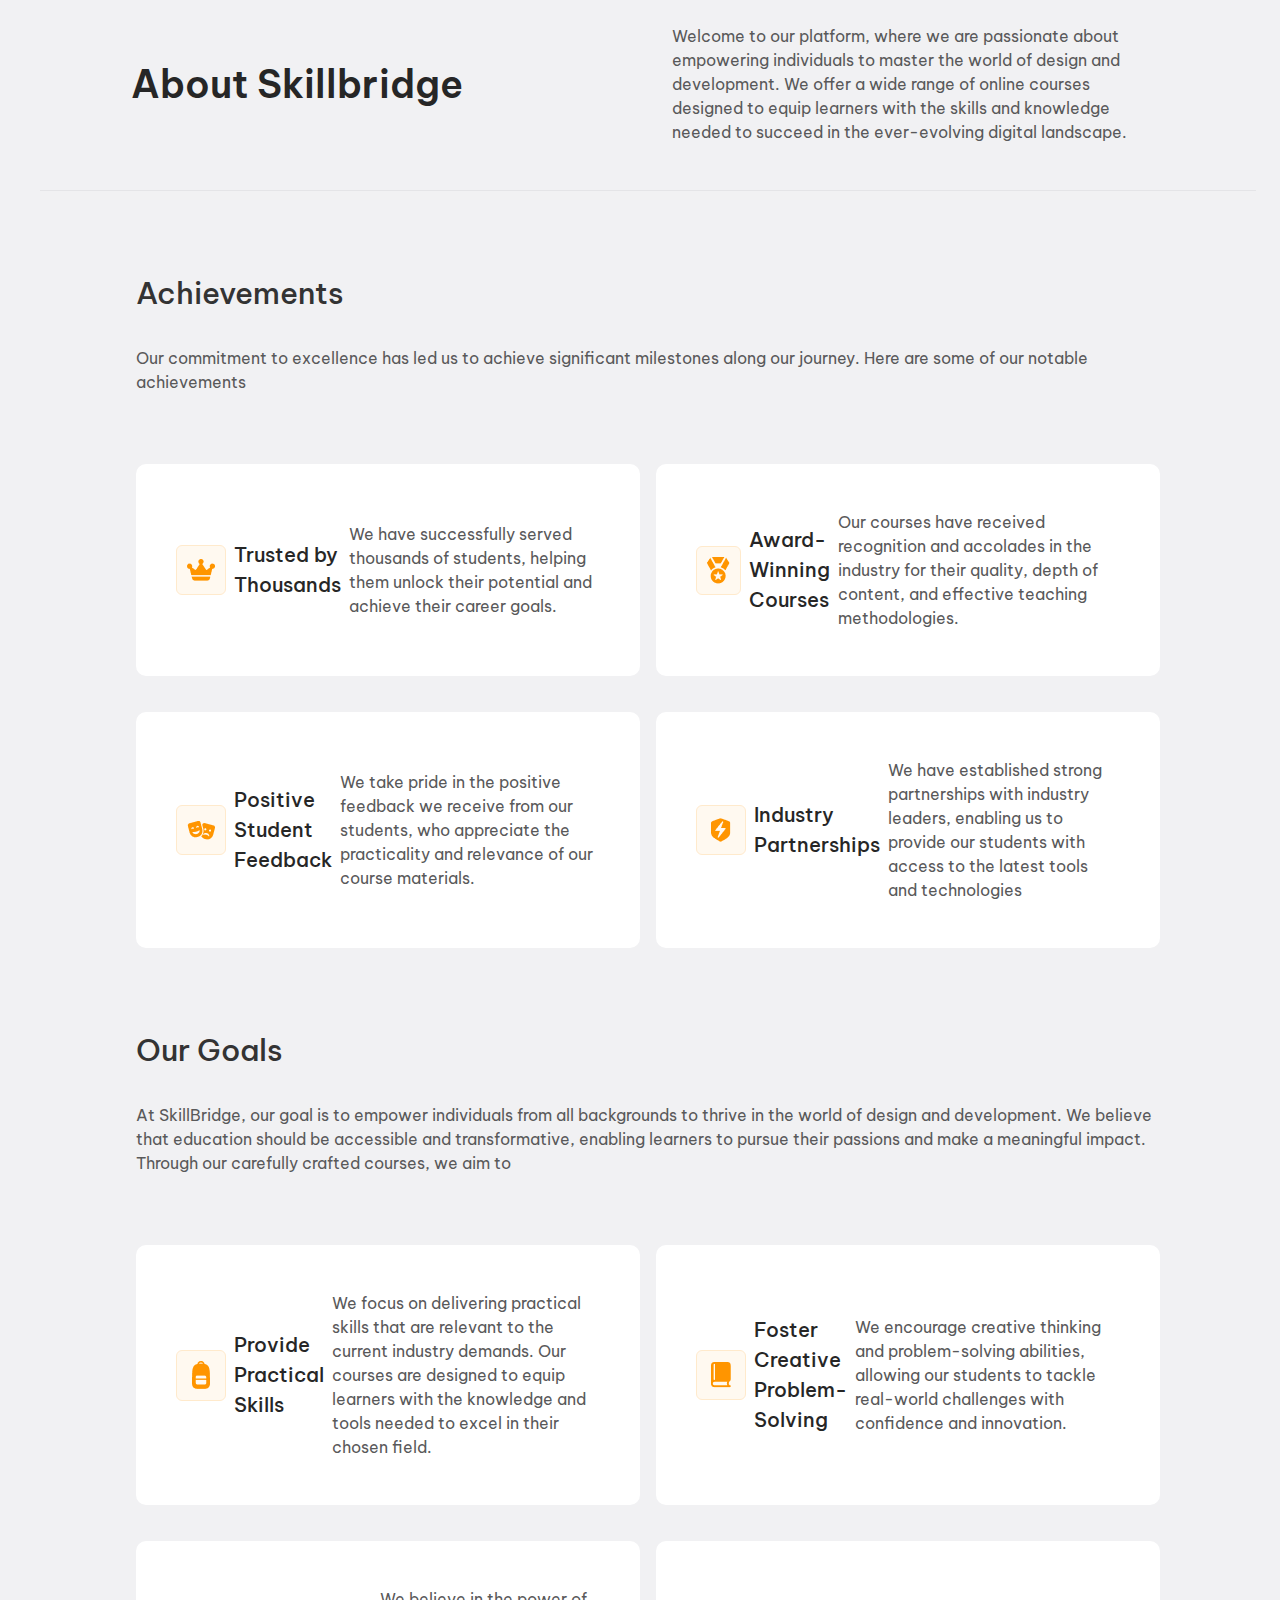
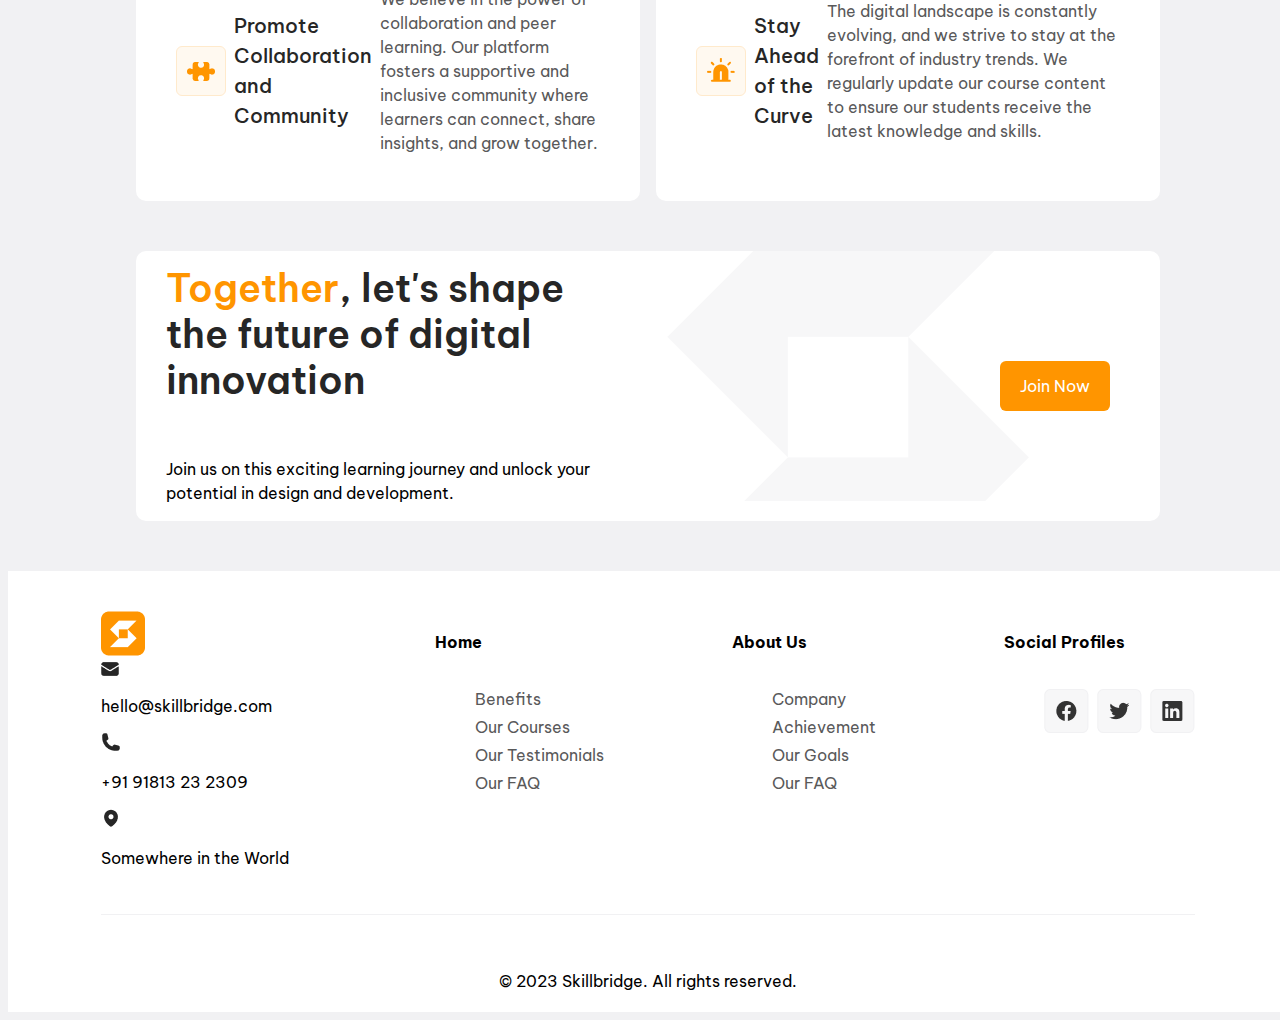
<file: pages/about.html>
<!DOCTYPE html>
<html lang="en">
<head>
     <!-- Google Font -->
     <link rel="preconnect" href="https://fonts.googleapis.com">
     <link rel="preconnect" href="https://fonts.gstatic.com" crossorigin>
     <link href="https://fonts.googleapis.com/css2?family=Be+Vietnam+Pro:wght@400;500;600;700&display=swap" rel="stylesheet">
 
     <!-- Boxicons Link -->
     <link href='https://unpkg.com/boxicons@2.1.4/css/boxicons.min.css' rel='stylesheet'>
 
     <!-- Font Awesome -->
     <link rel="stylesheet" href="https://cdnjs.cloudflare.com/ajax/libs/font-awesome/4.7.0/css/font-awesome.min.css">

    <link rel="stylesheet" href="../assets/styles/about.css">
    <meta charset="UTF-8">
    <meta name="viewport" content="width=device-width, initial-scale=1.0">
    <title>About | Skillbridge</title>
</head>
<body>
    <!-- Hero Section -->
    <section>
        <div class="hero-cont" style=" width: 95%; border-bottom: 1px solid #E4E4E7;">
            <div class="hero">
                <div class="hd-text">
                    <h2>About Skillbridge</h2>
                </div>
                <div class="sb-text">
                    <p>Welcome to our platform, where we are passionate about empowering individuals to master the world of design and development. We offer a wide range of online courses designed to equip learners with the skills and knowledge needed to succeed in the ever-evolving digital landscape.</p>
                </div>
           </div>
            </div> 
    </section>

    <!-- About Section -->
    <section>
        <div class="about">
            <div class="top">
                <h3>Achievements</h3>
                <p>Our commitment to excellence has led us to achieve significant milestones along our journey. Here are some of our notable achievements</p>
            </div>
            <div class="bottom">
                <div class="column">
                    <div class="row">
                        <div class="row1">
                            <img src="../assets/images/crown.png" alt="">
                            <p class="head">Trusted by Thousands</p>
                            <p class="sub">We have successfully served thousands of students, helping them unlock their potential and achieve their career goals.</p>
                        </div>
                        <div class="row1">
                            <img src="../assets/images/medal.fill.png" alt="">
                            <p class="head">Award-Winning Courses</p>
                            <p class="sub">Our courses have received recognition and accolades in the industry for their quality, depth of content, and effective teaching methodologies.</p>
                        </div>
                    </div>
                    <div class="row">
                        <div class="row1">
                            <img src="../assets/images/feedback.png" alt="">
                            <p class="head">Positive Student Feedback</p>
                            <p class="sub">We take pride in the positive feedback we receive from our students, who appreciate the practicality and relevance of our course materials.</p>
                        </div>
                        <div class="row1">
                            <img src="../assets/images/thunder.png" alt="">
                            <p class="head">Industry Partnerships</p>
                            <p class="sub">We have established strong partnerships with industry leaders, enabling us to provide our students with access to the latest tools and technologies</p>
                        </div>
                    </div>
                </div>
            </div>
        </div>
    </section>

    <!-- Goal Section -->
    <section>
        <div class="about goal">
            <div class="top">
                <h3>Our Goals</h3>
                <p>At SkillBridge, our goal is to empower individuals from all backgrounds to thrive in the world of design and development. We believe that education should be accessible and transformative, enabling learners to pursue their passions and make a meaningful impact.
                    Through our carefully crafted courses, we aim to</p>
            </div>
            <div class="bottom">
                <div class="column">
                    <div class="row">
                        <div class="row1">
                            <img src="../assets/images/provide.png" alt="">
                            <p class="head">Provide Practical Skills</p>
                            <p class="sub">We focus on delivering practical skills that are relevant to the current industry demands. Our courses are designed to equip learners with the knowledge and tools needed to excel in their chosen field.</p>
                        </div>
                        <div class="row1">
                            <img src="../assets/images/foster.png" alt="">
                            <p class="head">Foster Creative Problem-Solving</p>
                            <p class="sub">We encourage creative thinking and problem-solving abilities, allowing our students to tackle real-world challenges with confidence and innovation.</p>
                        </div>
                    </div>
                    <div class="row">
                        <div class="row1">
                            <img src="../assets/images/promote.png" alt="">
                            <p class="head">Promote Collaboration and Community</p>
                            <p class="sub">We believe in the power of collaboration and peer learning. Our platform fosters a supportive and inclusive community where learners can connect, share insights, and grow together.</p>
                        </div>
                        <div class="row1">
                            <img src="../assets/images/ahead.png" alt="">
                            <p class="head">Stay Ahead of the Curve</p>
                            <p class="sub">The digital landscape is constantly evolving, and we strive to stay at the forefront of industry trends. We regularly update our course content to ensure our students receive the latest knowledge and skills.</p>
                        </div>
                    </div>
                </div>
            </div>
        </div>
    </section>

    <!-- CTA Section -->
    <section>
        <div class="cta">
            <div class="txt">
                <h3><span>Together</span>, let's shape the future of digital innovation</h3>
            <p>Join us on this exciting learning journey and unlock your potential in design and development.</p>
            </div>
            <div class="img">
                <img src="../assets/images/cta-img.png" alt="">
            </div>
            <div class="btn">
                <a href="#">Join Now</a>
            </div>
        </div>
    </section>

      <!-- Footer Section -->
      <section style="background: white; width: 100%; margin: 0;">
        <div class="footer-cont">
         <div class="footer">
             <div class="line1">
                 <img src="../assets/images/Logo.png" alt="">
                 <div class="rol1">
                     <img src="../assets/images/mail.png" alt="">
                     <p>hello@skillbridge.com</p>

                 </div>
                 <div class="rol1">
                     <img src="../assets/images/phone.png" alt="">
                     <p>+91 91813 23 2309</p>

                 </div>
                 <div class="rol1">
                     <img src="../assets/images/location.png" alt="">
                     <p>Somewhere in the World</p>
                    
                 </div>
             </div>
             <div class="more">
                 <div class="line2">
                     <h4 style="padding-bottom: 15px;">Home</h4>
                     <ul>
                         <li><a href="">Benefits</a></li>
                         <li><a href="courses.html">Our Courses</a></li>
                         <li><a href="">Our Testimonials</a></li>
                         <li><a href="">Our FAQ</a></li>
                     </ul>
                 </div>
                 <div class="line2">
             <h4 style="padding-bottom: 15px;">About Us</h4>
             <ul>
                 <li><a href="">Company</a></li>
                 <li><a href="">Achievement</a></li>
                 <li><a href="">Our Goals</a></li>
                 <li><a href="">Our FAQ</a></li>
             </ul>          
                 </div>
                 <div class="line3">
                     <h4 style="padding-bottom: 15px;">Social Profiles</h4>
                     <ul>
                         <li><a href=""><img src="../assets/images/facebook.png" alt=""></a></li>
                         <li><a href=""><img src="../assets/images/twitter.png" alt=""></a></li>
                         <li><a href=""><img src="../assets/images/linked.png" alt=""></a></li>
                     </ul>
                 </div>
                
             </div>
             
            </div>
            <div class="copy">
             <p>© 2023 Skillbridge. All rights reserved.</p>
         </div>
        </div>
     </section>
</body>
</html>
</file>
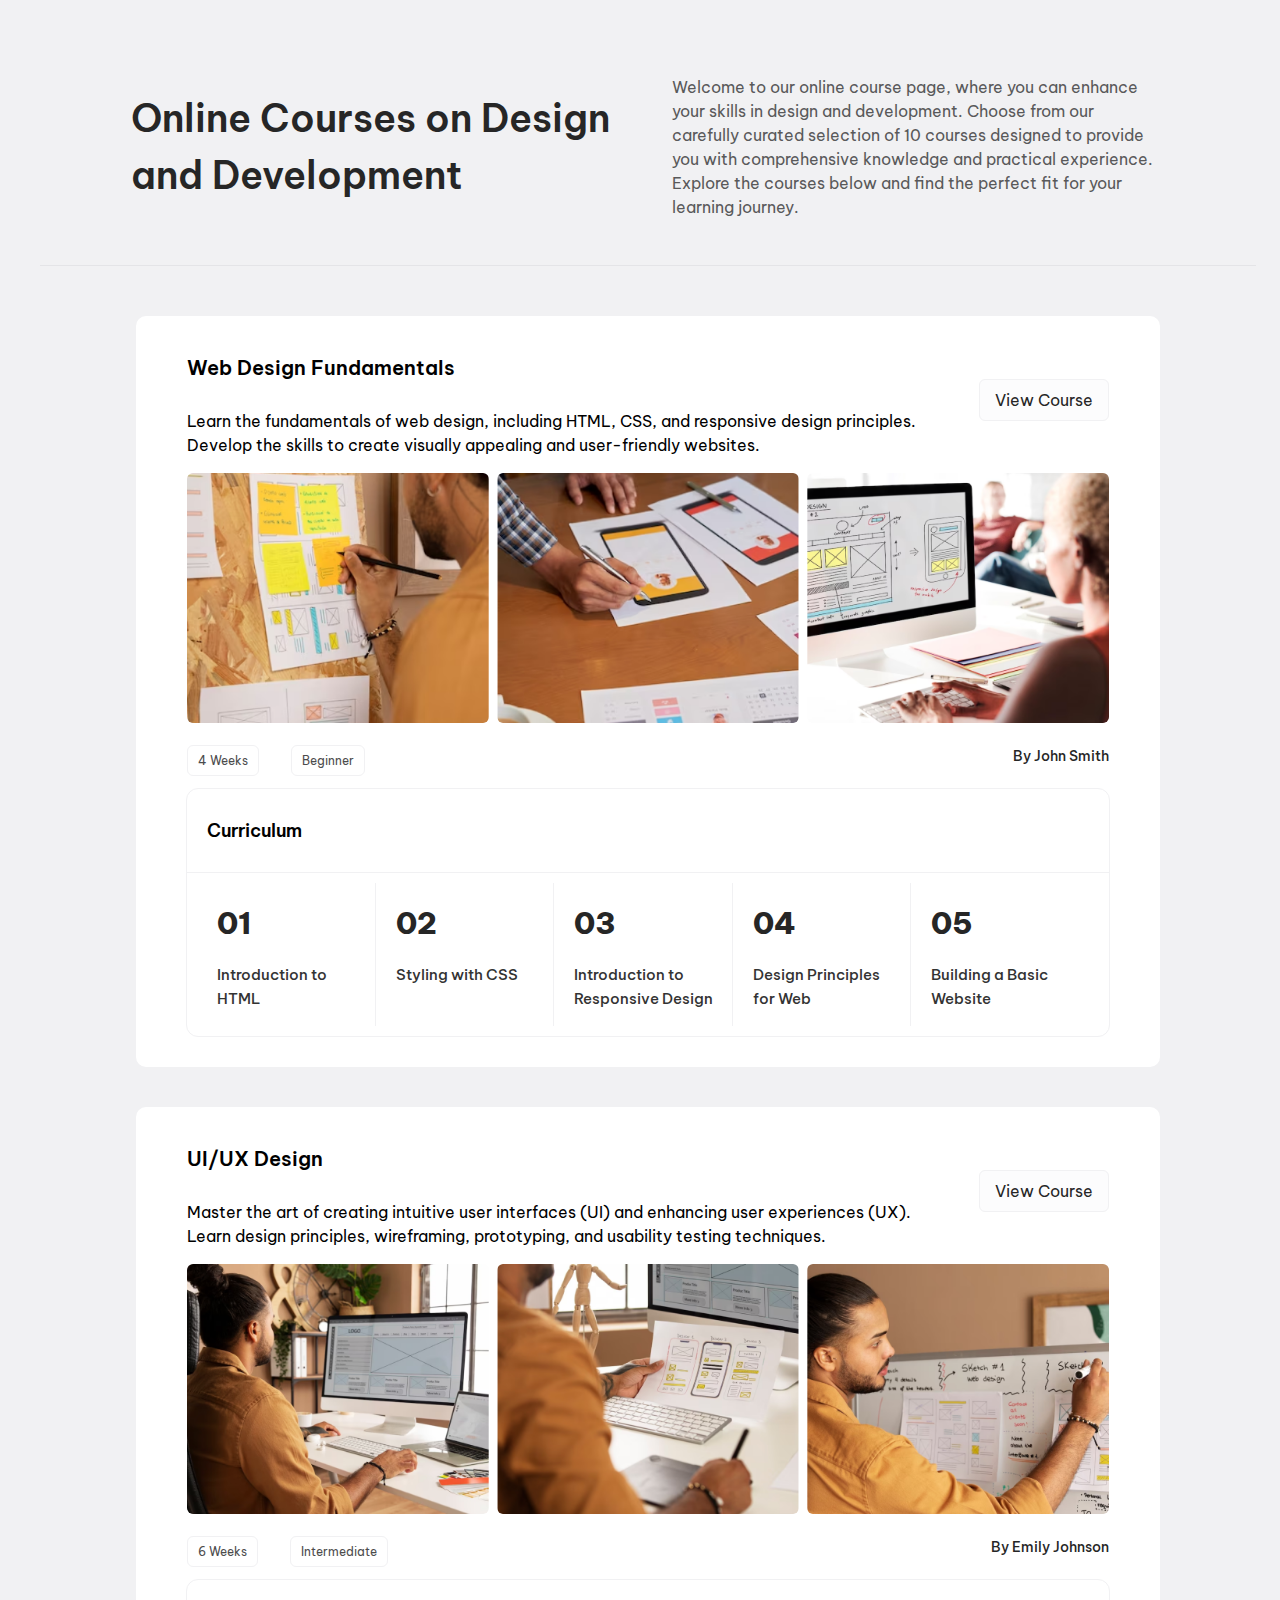
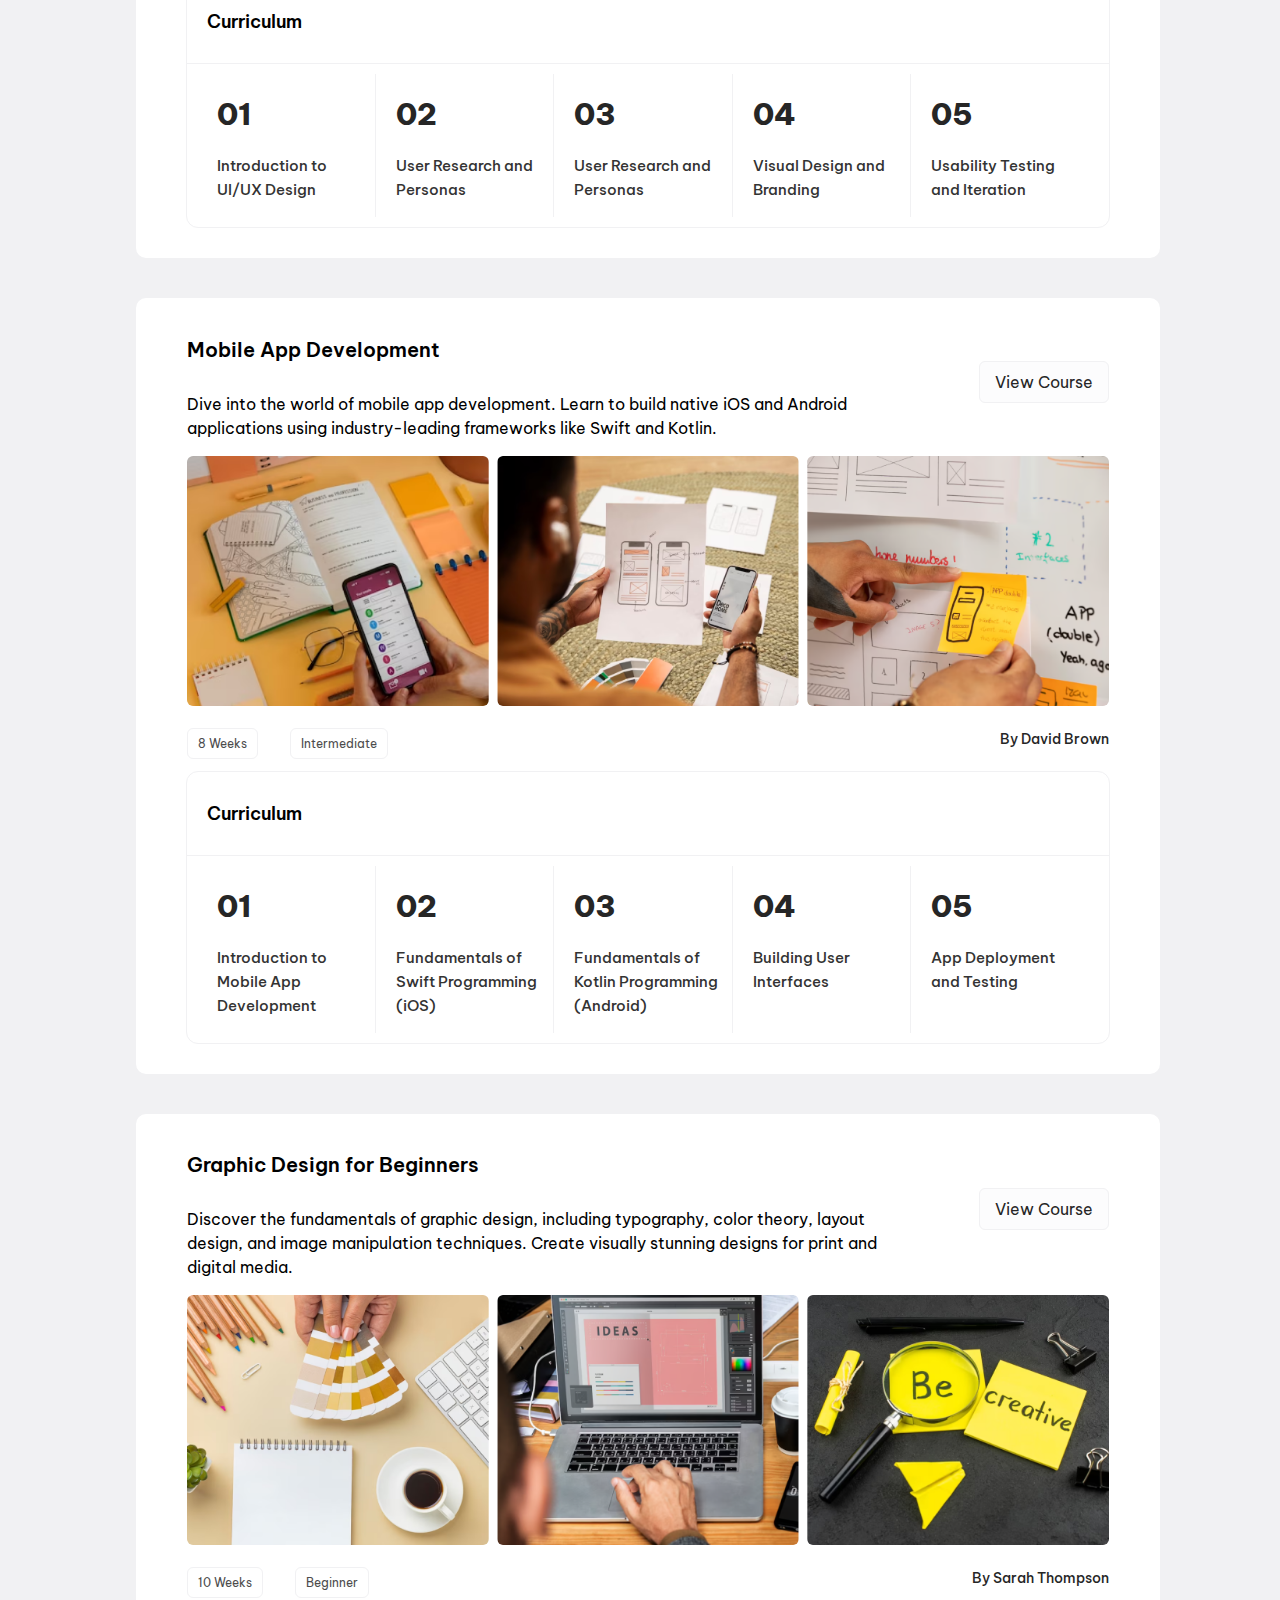
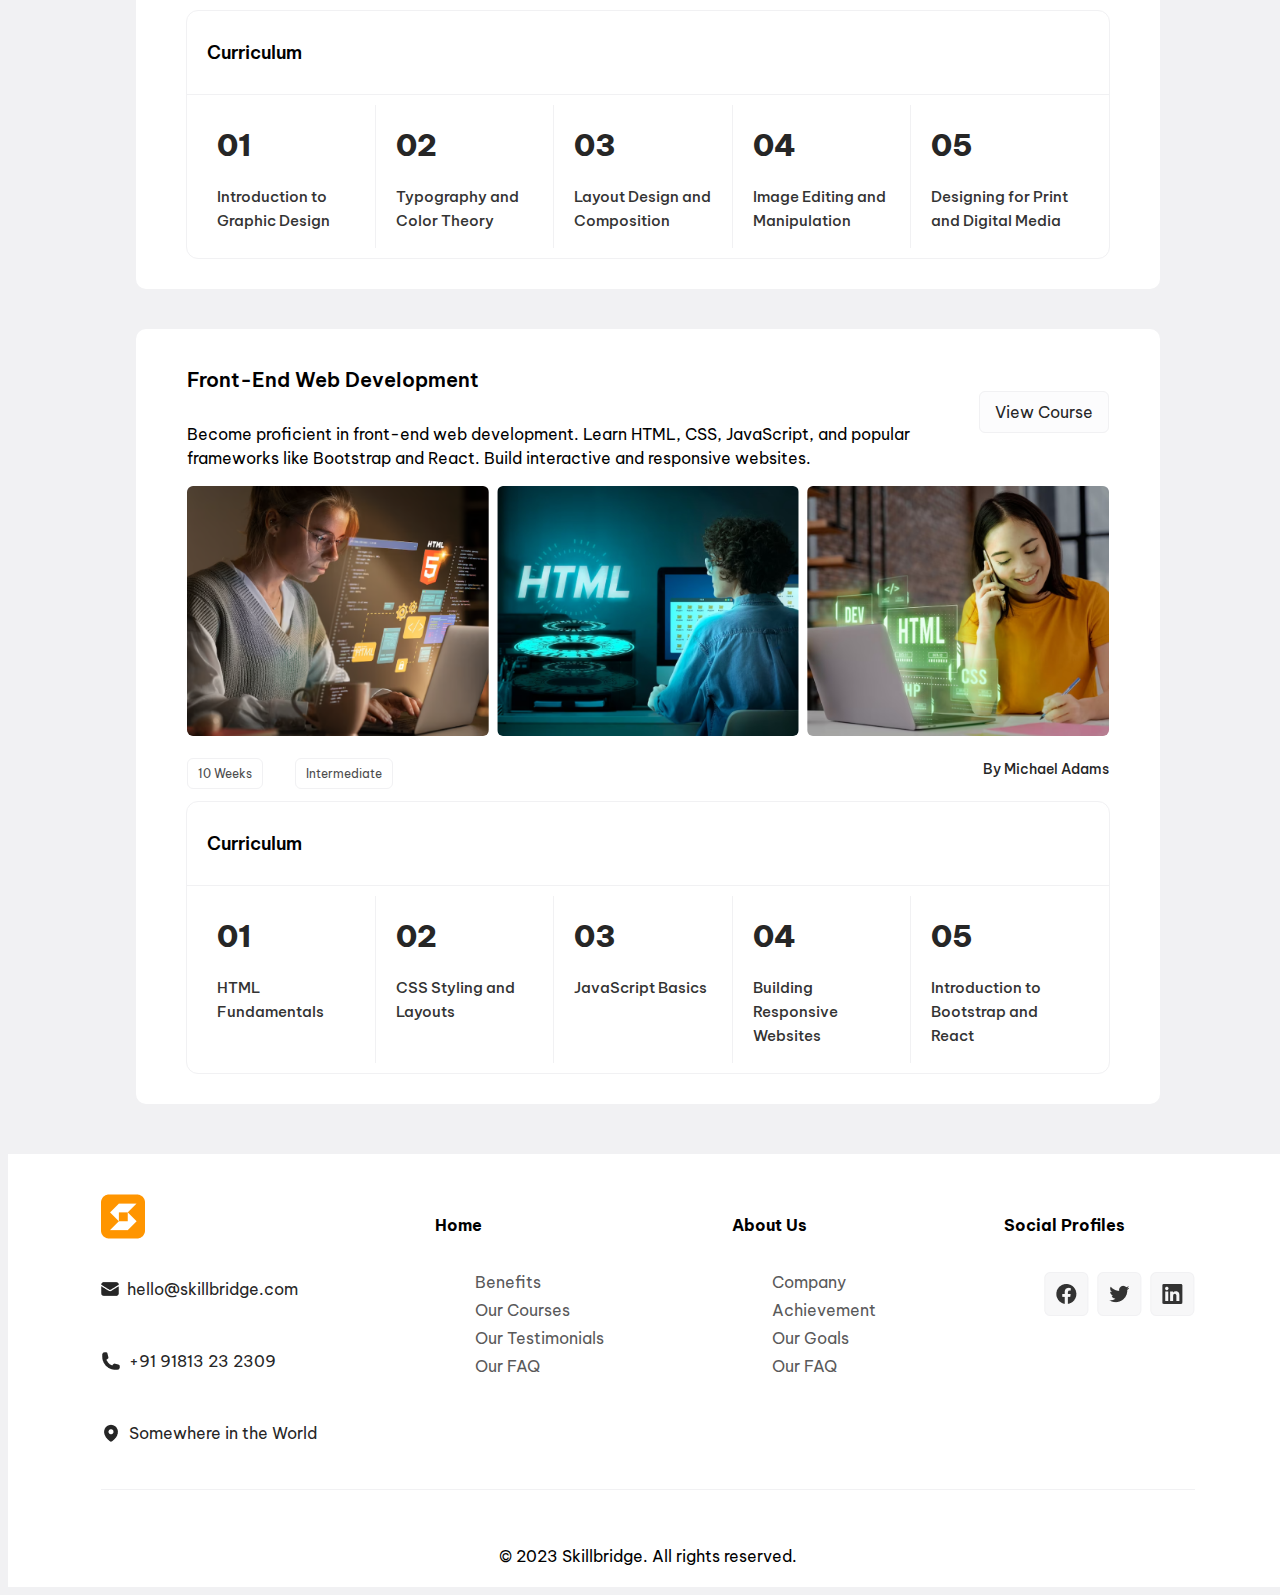
<file: pages/courses.html>
<!DOCTYPE html>
<html lang="en">
<head>
    <!-- Link to CSS -->
    <link rel="stylesheet" href="../assets/styles/courses.css">

    
    <!-- Google Font -->
    <link rel="preconnect" href="https://fonts.googleapis.com">
    <link rel="preconnect" href="https://fonts.gstatic.com" crossorigin>
    <link href="https://fonts.googleapis.com/css2?family=Be+Vietnam+Pro:wght@400;500;600;700&display=swap" rel="stylesheet">

    <meta charset="UTF-8">
    <meta name="viewport" content="width=device-width, initial-scale=1.0">
    <title>Courses | Skillbridge</title>
</head>
<body>
    <section>

    </section>

    <!-- Hero section -->
    <section >
       <div class="hero-cont" style=" width: 95%; border-bottom: 1px solid #E4E4E7;">
        <div class="hero">
            <div class="hd-text">
                <h2>Online Courses on Design and Development</h2>
            </div>
            <div class="sb-text">
                <p>Welcome to our online course page, where you can enhance your skills in design and development. Choose from our carefully curated selection of 10 courses designed to provide you with comprehensive knowledge and practical experience. Explore the courses below and find the perfect fit for your learning journey.</p>
            </div>
       </div>
        </div>
    </section>

    <!-- Courses Section-->
    <section>
        <div class="courses">

            <div class="row1">
                <div class="head">
                    <div class="text">
                        <h4>Web Design Fundamentals</h4>
                        <p>Learn the fundamentals of web design, including HTML, CSS, and responsive design principles. Develop the skills to create visually appealing and user-friendly websites.</p>
                    </div>
                    <div class="btn">
                        <a href="">View Course</a>
                    </div>
                </div>
                <div class="img">
                    <img src="../assets/images/web1.png" alt="">
                    <img src="../assets/images/web2.png" alt="">
                    <img src="../assets/images/web3.png" alt="">
                </div>
                <div class="description">
                    <div class="r1">
                        <p>4 Weeks</p>
                    <p>Beginner</p>
                    </div>
                    <div class="r2">
                        <p class="tutor">By John Smith </p>
                    </div>
                </div>
                <div class="scheme">
                    <div class="scheme-hd">
                        <h3>Curriculum</h3>
                    </div>
                    <div class="scheme-sb">
                        <div class="s1">
                            <h3>01</h3>
                            <p>Introduction to HTML</p>
                        </div>
                        <div class="s1 border" style="padding-left: 20px;">
                            <h3>02</h3>
                            <p>Styling with CSS</p>
                        </div>
                        <div class="s1 border" style="padding-left: 20px; ">
                            <h3>03</h3>
                            <p>Introduction to Responsive Design</p>
                        </div>
                        <div class="s1 border" style="padding-left: 20px; ">
                            <h3>04</h3>
                            <p>Design Principles for Web</p>
                        </div>
                        <div class="s1 last border" style="padding-left: 20px;">
                            <h3>05</h3>
                            <p>Building a Basic Website</p>
                        </div>
                    </div>
                </div>
            </div>

            <div class="row1">
                <div class="head">
                    <div class="text">
                        <h4>UI/UX Design</h4>
                        <p>Master the art of creating intuitive user interfaces (UI) and enhancing user experiences (UX). Learn design principles, wireframing, prototyping, and usability testing techniques.</p>
                    </div>
                    <div class="btn">
                        <a href="">View Course</a>
                    </div>
                </div>
                <div class="img">
                    <img src="../assets/images/ui1.png" alt="">
                    <img src="../assets/images/ui2.png" alt="">
                    <img src="../assets/images/ui3.png" alt="">
                </div>
                <div class="description">
                    <div class="r1">
                        <p>6 Weeks</p>
                    <p>Intermediate</p>
                    </div>
                    <div class="r2">
                        <p class="tutor">By Emily Johnson</p>
                    </div>
                </div>
                <div class="scheme">
                    <div class="scheme-hd">
                        <h3>Curriculum</h3>
                    </div>
                    <div class="scheme-sb">
                        <div class="s1">
                            <h3>01</h3>
                            <p>Introduction to UI/UX Design</p>
                        </div>
                        <div class="s1" style="padding-left: 20px; border-left : 1px solid #F1F1F3;">
                            <h3>02</h3>
                            <p>User Research and Personas</p>
                        </div>
                        <div class="s1" style="padding-left: 20px; border-left : 1px solid #F1F1F3;">
                            <h3>03</h3>
                            <p>User Research and Personas</p>
                        </div>
                        <div class="s1" style="padding-left: 20px; border-left : 1px solid #F1F1F3;">
                            <h3>04</h3>
                            <p>Visual Design and Branding</p>
                        </div>
                        <div class="s1" style="padding-left: 20px; border-left : 1px solid #F1F1F3;">
                            <h3>05</h3>
                            <p>Usability Testing and Iteration</p>
                        </div>
                    </div>
                </div>
            </div>

            <div class="row1">
                <div class="head">
                    <div class="text">
                        <h4>Mobile App Development</h4>
                        <p>Dive into the world of mobile app development. Learn to build native iOS and Android applications using industry-leading frameworks like Swift and Kotlin.</p>
                    </div>
                    <div class="btn">
                        <a href="">View Course</a>
                    </div>
                </div>
                <div class="img">
                    <img src="../assets/images/mobile1.png" alt="">
                    <img src="../assets/images/mobile2.png" alt="">
                    <img src="../assets/images/mobile3.png" alt="">
                </div>
                <div class="description">
                    <div class="r1">
                        <p>8 Weeks</p>
                    <p>Intermediate</p>
                    </div>
                    <div class="r2">
                        <p class="tutor">By David Brown</p>
                    </div>
                </div>
                <div class="scheme">
                    <div class="scheme-hd">
                        <h3>Curriculum</h3>
                    </div>
                    <div class="scheme-sb">
                        <div class="s1">
                            <h3>01</h3>
                            <p>Introduction to Mobile App Development</p>
                        </div>
                        <div class="s1" style="padding-left: 20px; border-left : 1px solid #F1F1F3;">
                            <h3>02</h3>
                            <p>Fundamentals of Swift Programming (iOS)</p>
                        </div>
                        <div class="s1" style="padding-left: 20px; border-left : 1px solid #F1F1F3;">
                            <h3>03</h3>
                            <p>Fundamentals of Kotlin Programming (Android)</p>
                        </div>
                        <div class="s1" style="padding-left: 20px; border-left : 1px solid #F1F1F3;">
                            <h3>04</h3>
                            <p>Building User Interfaces</p>
                        </div>
                        <div class="s1" style="padding-left: 20px; border-left : 1px solid #F1F1F3;">
                            <h3>05</h3>
                            <p>App Deployment and Testing</p>
                        </div>
                    </div>
                </div>
            </div>

            <div class="row1">
                <div class="head">
                    <div class="text">
                        <h4>Graphic Design for Beginners</h4>
                        <p>Discover the fundamentals of graphic design, including typography, color theory, layout design, and image manipulation techniques. Create visually stunning designs for print and digital media.</p>
                    </div>
                    <div class="btn">
                        <a href="">View Course</a>
                    </div>
                </div>
                <div class="img">
                    <img src="../assets/images/graphic1.png" alt="">
                    <img src="../assets/images/graphic2.png" alt="">
                    <img src="../assets/images/graphic3.png" alt="">
                </div>
                <div class="description">
                    <div class="r1">
                        <p>10 Weeks</p>
                    <p>Beginner</p>
                    </div>
                    <div class="r2">
                        <p class="tutor">By Sarah Thompson</p>
                    </div>
                </div>
                <div class="scheme">
                    <div class="scheme-hd">
                        <h3>Curriculum</h3>
                    </div>
                    <div class="scheme-sb">
                        <div class="s1">
                            <h3>01</h3>
                            <p>Introduction to Graphic Design</p>
                        </div>
                        <div class="s1" style="padding-left: 20px; border-left : 1px solid #F1F1F3;">
                            <h3>02</h3>
                            <p>Typography and Color Theory</p>
                        </div>
                        <div class="s1" style="padding-left: 20px; border-left : 1px solid #F1F1F3;">
                            <h3>03</h3>
                            <p>Layout Design and Composition</p>
                        </div>
                        <div class="s1" style="padding-left: 20px; border-left : 1px solid #F1F1F3;">
                            <h3>04</h3>
                            <p>Image Editing and Manipulation</p>
                        </div>
                        <div class="s1" style="padding-left: 20px; border-left : 1px solid #F1F1F3;">
                            <h3>05</h3>
                            <p>Designing for Print and Digital Media</p>
                        </div>
                    </div>
                </div>
            </div>

            <div class="row1">
                <div class="head">
                    <div class="text">
                        <h4>Front-End Web Development</h4>
                        <p>Become proficient in front-end web development. Learn HTML, CSS, JavaScript, and popular frameworks like Bootstrap and React. Build interactive and responsive websites.</p>
                    </div>
                    <div class="btn">
                        <a href="">View Course</a>
                    </div>
                </div>
                <div class="img">
                    <img src="../assets/images/frontend1.png" alt="">
                    <img src="../assets/images/frontend2.png" alt="">
                    <img src="../assets/images/frontend3.png" alt="">
                </div>
                <div class="description">
                    <div class="r1">
                        <p>10 Weeks</p>
                    <p>Intermediate</p>
                    </div>
                    <div class="r2">
                        <p class="tutor">By Michael Adams </p>
                    </div>
                </div>
                <div class="scheme">
                    <div class="scheme-hd">
                        <h3>Curriculum</h3>
                    </div>
                    <div class="scheme-sb">
                        <div class="s1">
                            <h3>01</h3>
                            <p>HTML Fundamentals</p>
                        </div>
                        <div class="s1" style="padding-left: 20px; border-left : 1px solid #F1F1F3;">
                            <h3>02</h3>
                            <p>CSS Styling and Layouts</p>
                        </div>
                        <div class="s1" style="padding-left: 20px; border-left : 1px solid #F1F1F3;">
                            <h3>03</h3>
                            <p>JavaScript Basics</p>
                        </div>
                        <div class="s1" style="padding-left: 20px; border-left : 1px solid #F1F1F3;">
                            <h3>04</h3>
                            <p>Building Responsive Websites</p>
                        </div>
                        <div class="s1" style="padding-left: 20px; border-left : 1px solid #F1F1F3;">
                            <h3>05</h3>
                            <p>Introduction to Bootstrap and React</p> 
                        </div>
                    </div>
                </div>
            </div>
          
        </div>
    </section>

     <!-- Footer Section -->
     <section style="background: white; width: 100%; margin: 0;">
        <div class="footer-cont">
         <div class="footer">
             <div class="line1">
                 <img src="../assets/images/Logo.png" alt="">
                 <div class="rol1">
                     <img src="../assets/images/mail.png" alt="">
                     <p>hello@skillbridge.com</p>

                 </div>
                 <div class="rol1">
                     <img src="../assets/images/phone.png" alt="">
                     <p>+91 91813 23 2309</p>

                 </div>
                 <div class="rol1">
                     <img src="../assets/images/location.png" alt="">
                     <p>Somewhere in the World</p>
                    
                 </div>
             </div>
             <div class="more">
                 <div class="line2">
                     <h4 style="padding-bottom: 15px;">Home</h4>
                     <ul>
                         <li><a href="">Benefits</a></li>
                         <li><a href="courses.html">Our Courses</a></li>
                         <li><a href="">Our Testimonials</a></li>
                         <li><a href="">Our FAQ</a></li>
                     </ul>
                 </div>
                 <div class="line2">
             <h4 style="padding-bottom: 15px;">About Us</h4>
             <ul>
                 <li><a href="./about.html">Company</a></li>
                 <li><a href="">Achievement</a></li>
                 <li><a href="">Our Goals</a></li>
                 <li><a href="">Our FAQ</a></li>
             </ul>          
                 </div>
                 <div class="line3">
                     <h4 style="padding-bottom: 15px;">Social Profiles</h4>
                     <ul>
                         <li><a href=""><img src="../assets/images/facebook.png" alt=""></a></li>
                         <li><a href=""><img src="../assets/images/twitter.png" alt=""></a></li>
                         <li><a href=""><img src="../assets/images/linked.png" alt=""></a></li>
                     </ul>
                 </div>
                
             </div>
             
            </div>
            <div class="copy">
             <p>© 2023 Skillbridge. All rights reserved.</p>
         </div>
        </div>
     </section>
</body>
</html>
</file>
<file: assets/styles/about.css>
* {
    font-family: "Be Vietnam Pro";
}

section {
    width: 100%;
    margin-bottom: 50px;
    display: flex;
    justify-content: center;
    align-items: center;
}

body {
    width: 100%;
    overflow-x: hidden;
    background-color: #F1F1F3;
}

/* Hero Section */
.hero-cont {
    display: flex;
    justify-content: center;
    align-items: center;
}

.hero {
    display: flex;
    justify-content: center;
    align-items: center;
    padding-bottom: 30px;
    gap: 3rem;
    width: 85%;
}

.hd-text,
.sb-text {
    width: 50%;
}

.hd-text h2 {
    font-size: 38px;
    font-weight: 600;
    line-height: 57px;
    letter-spacing: 0em;
    text-align: left;
    color: #262626;
}

.sb-text p {
    font-size: 16px;
    font-weight: 400;
    line-height: 24px;
    letter-spacing: 0em;
    text-align: left;
    color: #59595A;
}

/* Body */
.about {
    width: 80%;
}

.about .top {
    justify-content: flex-start;
    width: 100%;
    margin-bottom: 50px;
}

.about .top h3 {
    font-size: 30px;
    font-weight: 500;
    line-height: 45px;
    letter-spacing: 0em;
    text-align: left;
    color: #333333;
}

.about .top p {
    font-size: 16px;
    font-weight: 400;
    line-height: 24px;
    letter-spacing: 0em;
    text-align: left;
    color: #59595A;
}

.about .bottom {
    width: 100%;
}

.about .bottom .column {
    display: flex;
    flex-direction: column;
    gap: 1rem;
}

.about .bottom .column .row {
    display: flex;
    gap: 1rem;
}

.about .bottom .column .row .row1 {
    background-color: white;
    padding: 30px 40px;
    border-radius: 10px;
    width: 50%;
}

.row1 img {
    background-color: #FFF9F0;
    padding: 10px;
    border-radius: 6px;
    border: 1px solid #FFEACC;
}

.about .bottom .column .row .row1 .head {
    font-size: 20px;
    font-weight: 500;
    line-height: 30px;
    letter-spacing: 0em;
    text-align: left;
    color: #262626;
}

.about .bottom .column .row .row1 .sub {
    font-size: 16px;
    font-weight: 400;
    line-height: 24px;
    letter-spacing: 0em;
    text-align: left;
    color: #59595A;
}

/* CTA Section */
.cta {
    display: flex;
    height: 270px;
    justify-content: center;
    width: 80%;
    background-color: white;
    border-radius: 10px;
}

.cta .txt {
    display: flex;
    flex-direction: column;
    align-items: flex-start;
    justify-content: center;
    padding-bottom: 25px;
    width: 50%;
    padding-left: 30px;
}

.cta .txt h3 {
    font-size: 38px;
    font-weight: 600;
    line-height: 46px;
    letter-spacing: 0em;
    text-align: left;
    color: #262626;
}

.cta .txt h3 span {
    color: #FF9500;
}

.cta .txt p {
    font-size: 16px;
    font-weight: 400;
    line-height: 24px;
    letter-spacing: 0em;
    text-align: left;
}

.cta .img {
    width: 30%;
    padding: 0px;
}

.cta .btn {
    display: flex;
    justify-content: flex-end;
    padding-right: 50px;
    align-items: center;
    text-align: left;
    width: 20%;
}

.cta .btn a {
    text-decoration: none;
    color: #FFFFFF;
    background-color: #FF9500;
    padding: 15px 20px;
    border-radius: 6px;
}

/* Footer Section */
.footer-cont {
    width: 95%;
    display: flex;
    justify-content: center;
    align-items: center;
    flex-direction: column;
}

.footer {
    width: 90%;
    padding-top: 40px;
    display: flex;
    justify-content: space-between;
    margin-bottom: 30px;
}

.more {
    display: flex;
    gap: 8rem;
}

.row1 {
    display: flex;
    margin-top: 20px;
    gap: 0.5rem;
    align-items: center;
}

.row1 p {
    color: #262626;
    font-weight: 400;
    font-size: 16px;
}

.line2 ul {
    list-style: none;
    display: flex;
    flex-direction: column;
    gap: 0.5rem;
}

.line2 ul li a {
    text-decoration: none;
    color: #59595A;
    font-weight: 400;
    font-size: 16px;
}

.line3 ul li a {
    text-decoration: none;
    color: #59595A;
}

.line3 ul {
    list-style: none;
    display: flex;
    gap: 0.5rem;
}

.copy {
    width: 90%;
    border-top: 1px solid #F1F1F3;
    display: flex;
    justify-content: center;
    align-items: center;
    padding-top: 40px;
    padding-bottom: 5px;
}

@media screen and (max-width: 430px) {
    .hero-cont .hero {
        display: flex;
        flex-direction: column;
        gap: 1px; 
    }
    .hd-text,
    .sb-text {
        width: 100%;
    }
    .hd-text h2 {
        font-size: 28px;
        line-height: 42px;
    }
    .sb-text p {
        font-size: 14px;
        line-height: 21px;
    }
    .about .top h3 {
        font-size: 24px;
        line-height: 36px;
    }
    .about .top p {
        font-size: 14px;
        line-height: 21px;
    }
    .about .bottom {
        width: 90%;
        display: flex;
        flex-direction: column;
        align-items: center;
    }
    .column{
        display: flex;
        flex-direction: column;
        align-items: center;
    }
    .about .bottom .column .row {
        flex-direction: column;
        align-items: center;
        justify-content: center;
    }
    .about .bottom .column .row .row1 {
        width: 90%;
        flex-direction: column;
        align-items: flex-start;
        padding: 20px 30px;
    }
    .column .row .row1 .head {
        font-size: 18px;
    }
    .column .row .row1 .sub {
        font-size: 14px;
    }
    .footer {
        flex-direction: column;
    }

    .more {
        flex-wrap: wrap;
        gap: 4rem;
        margin-top: 40px;
    }
}
</file>
<file: assets/styles/courses.css>
* {
    font-family: "Be Vietnam Pro";
}
section {
    width: 100%;
    margin-bottom: 50px;
    display: flex;
    justify-content: center;
    align-items: center;
}
body {
    width: 100%;
    overflow-x: hidden;
    background-color: #F1F1F3;
}
.hero-cont {
    display: flex;
    justify-content: center;
    align-items: center;
}
.hero  {
    display: flex;
    justify-content: center;
    align-items: center;
    padding-bottom: 30px;
    gap: 3rem;
    width: 85%;
}
.hd-text,
.sb-text {
    width: 50%;
}
.hd-text h2 {
    font-size: 38px;
    font-weight: 600;
    line-height: 57px;
    letter-spacing: 0em;
    text-align: left;
    color: #262626;
}
.sb-text p {
    font-size: 16px;
    font-weight: 400;
    line-height: 24px;
    letter-spacing: 0em;
    text-align: left;
    color: #59595A;
}
.courses {
    display: flex;
    flex-direction: column;
    justify-content: center;
    align-items: center;
    width: 100%;
    gap: 2.5rem;
}
.row1 {
    width: 80%;
    background-color: white;
    display: flex;
    flex-direction: column;
    justify-content: center;
    align-items: center;
    border-radius: 10px;
}
.row1 .head {
    display: flex;
    justify-content: space-between;
    align-items: center;
    width: 90%;
    padding-top: 10px;
}
.row1 .head .text {
    width: 80%;
}
.row1 .head .text h4 {
    font-size: 20px;
    font-weight: 600;
    line-height: 30px;
    letter-spacing: 0em;
    text-align: left;
}
.row1 .head .text p {
    font-size: 16px;
    font-weight: 400;
    line-height: 24px;
    letter-spacing: 0em;
    text-align: left;
}
.row1 .head .btn a {
    text-decoration: none;
    padding: 10px 15px;
    background-color: #FCFCFD;
    border: 1px solid #F1F1F3;
    border-radius: 6px;
    color: #262626;
}
.row1 .img {
    display: flex;
    width: 90%;
    justify-content: center;
    align-items: center;
    gap: 0.5rem;
    margin-bottom: 10px;
}
.row1 .img img {
    width: 33.3%;
    border-radius: 6px;
    height: 250px;
}
.row1 .description {
    display: flex;
    width: 90%;
    justify-content: space-between;
}
.r1 {
    display: flex;
    gap: 2rem;
    color: #4C4C4D;
}
.r1 p {
    padding: 7px 10px;
    border: 1px solid #F1F1F3;
    border-radius: 6px;
    color: #4C4C4D;
    font-size: 12px;
}
.tutor {
    color: #262626;
    font-weight: 500;
    font-size: 14px;
} 
.scheme {
    border: 1px solid #F1F1F3;
    width: 90%;
    border-radius: 12px;
    margin-bottom: 30px;
}
.scheme-hd {
    padding: 10px 20px;
}
.scheme-hd h3 {
    font-size: 18px;
    font-weight: 600;
    line-height: 27px;
    letter-spacing: 0em;
    text-align: left;
}
.scheme-sb {
    display: flex;
    border-top:1px solid #F1F1F3 ;
    padding: 10px 20px;
}
.scheme-sb .s1 {
    padding: 0px 10px;
    width: 25%;
}
.s1 h3 {
    font-size: 30px;
    font-weight: 800;
    line-height: 20px;
    letter-spacing: 0em;
    text-align: left;
    color: #262626;
}
.s1 p {
    font-size: 15px;
    font-weight: 500;
    line-height: 24px;
    letter-spacing: 0em;
    text-align: left;
    color: #333333;
}
.s1.border {
    border-left : 1px solid #F1F1F3;
}
/* Footer Section */
.footer-cont {
    width: 95%;
    display: flex;
    justify-content: center;
    align-items: center;
    flex-direction: column;
}
.footer {
    width: 90%;
    padding-top: 40px;
    display: flex;
    justify-content: space-between;
    margin-bottom: 30px;
}
.more {
    display: flex;
    gap: 8rem;
}
.rol1 {
    display: flex;
    margin-top: 20px;
    gap: 0.5rem;
    align-items: center;
}
.rol1 p {
    color: #262626;
    font-weight: 400;
    font-size: 16px;
}
.line2 ul {
    list-style: none;
    display: flex;
    flex-direction: column;
    gap: 0.5rem;
}
.line2 ul li a {
    text-decoration: none;
    color: #59595A;
    font-weight: 400;
    font-size: 16px;
}
.line3 ul li a {
    text-decoration: none;
    color: #59595A;
}
.line3 ul {
    list-style: none;
    display: flex;
    gap: 0.5rem;
}
.copy {
    width: 90%;
    border-top: 1px solid #F1F1F3;
    display: flex;
    justify-content: center;
    align-items: center;
    padding-top: 40px;
    padding-bottom: 5px;
}


@media (max-width: 430px) {
    .hero {
        flex-direction: column;
        gap: 0.5rem;
    }
    .hd-text,
    .sb-text {
        width: 100%;
    }
    .row1 .head {
        flex-direction: column;
        gap: 1rem;
    }
    .row1 .head .text {
        width: 100%;
    }
    .row1 .head .btn {
        width: 100%;
        justify-content: flex-start;
        margin-bottom: 30px;
    }
    .row1 .img img {
        height: 100px;
    }
    .row1 .description {
        flex-direction: column;
    }
    .scheme-sb {
        flex-direction: column;
        width: 100%;
    }
    .scheme .scheme-sb .s1 {
        border-bottom: 1px solid #F1F1F3;
        width: 80%;
    }
    .scheme .scheme-sb .s1.border {
        border-left: none;
    }
    .scheme-sb .s1.last {
        border-bottom: none;
    }
    .footer {
        flex-direction: column;
    }
    .more {
        flex-wrap: wrap;
        gap: 4rem;
        margin-top: 40px;
    }
}
</file>
